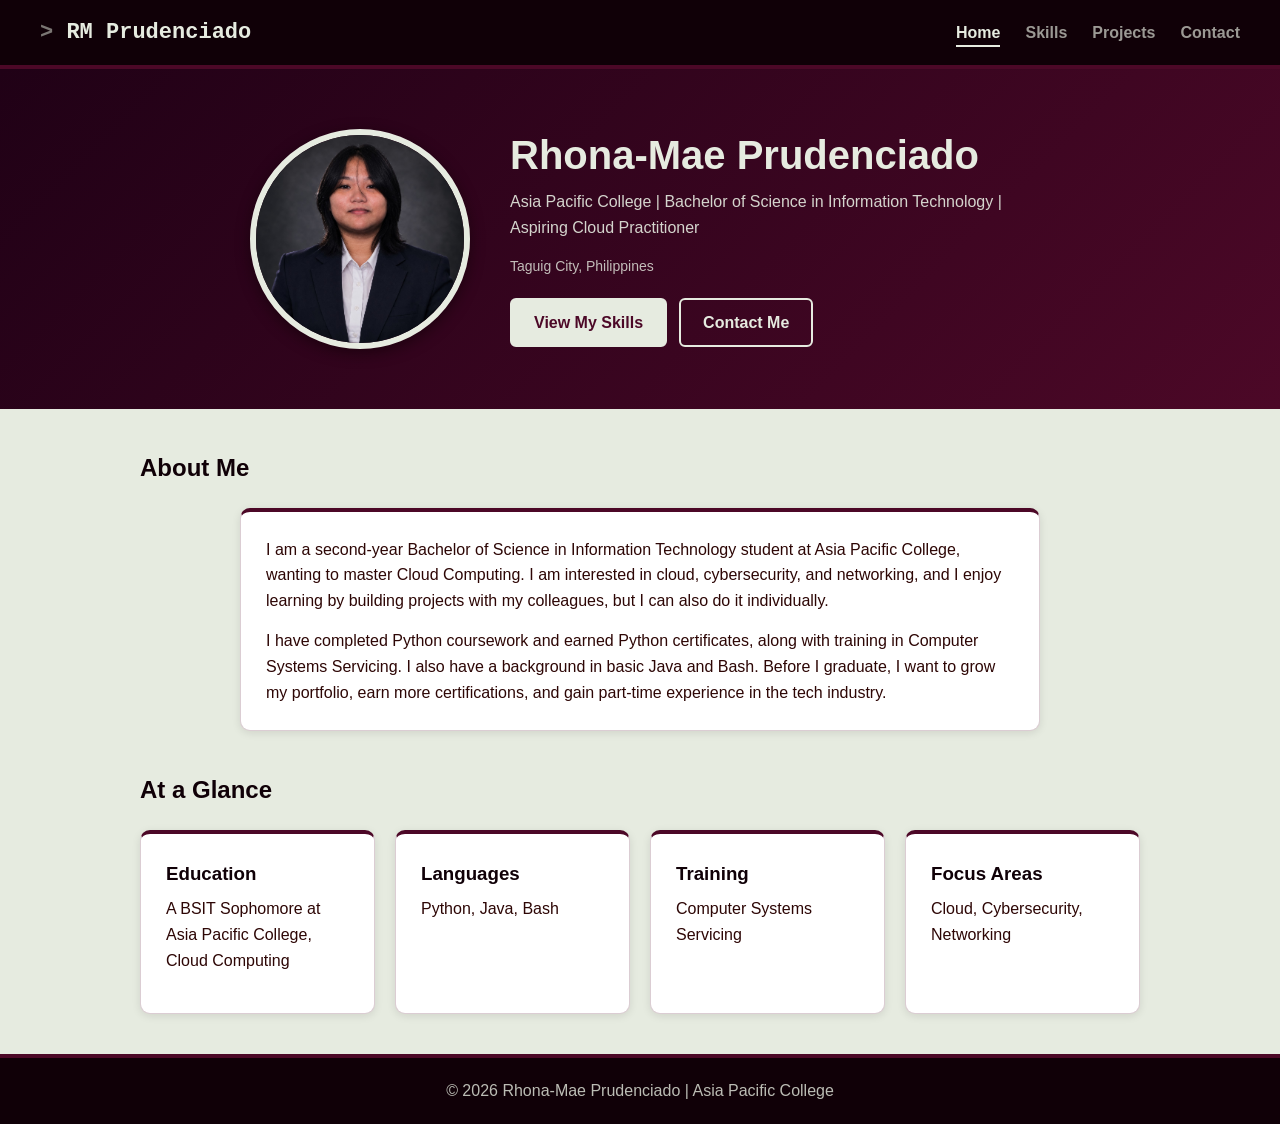
<file: index.html>
<!--
PROGRAM NAME: index.html
DESCRIPTION: Home page of the portfolio. It shows the profile photo, introduction, 
About Me section, and an At a Glance summary.
AUTHOR: Prudenciado, Rhona-Mae
DATE COMPILED: November 6, 2026
-->

<!DOCTYPE html>
<html lang="en">

<head>
    <meta charset="UTF-8">
    <meta name="viewport" content="width=device-width, initial-scale=1.0">
    <title>Home | RM Prudenciado</title>
    <link rel="stylesheet" href="style.css">
</head>

<body>

    <header id="main-nav">
        <a class="brand" href="index.html"><span>&gt;</span> RM Prudenciado</a>
        <nav>
            <ul>
                <li><a class="active" href="index.html">Home</a></li>
                <li><a href="skills.html">Skills</a></li>
                <li><a href="projects.html">Projects</a></li>
                <li><a href="contact.html">Contact</a></li>
            </ul>
        </nav>
    </header>

    <section class="hero">
        <img class="profile-photo" src="PORTFOLIO PICTURE 1.2.jpg" alt="Portrait of Rhona-Mae Prudenciado">
        <div class="hero-text">
            <h1>Rhona-Mae Prudenciado</h1>
            <p class="tagline">Asia Pacific College | Bachelor of Science in Information Technology | Aspiring Cloud
                Practitioner</p>
            <p style="color:var(--soft-linen); opacity:0.8; font-size:14px; margin-bottom:20px;">Taguig City,
                Philippines</p>
            <div class="hero-buttons">
                <a class="btn" href="skills.html">View My Skills</a>
                <a class="btn btn-outline" href="contact.html">Contact Me</a>
            </div>
        </div>
    </section>

    <main>
        <div class="container">

            <h2 class="section-title">About Me</h2>
            <section class="card" style="max-width:800px; margin:0 auto 40px auto;">
                <p>I am a second-year Bachelor of Science in Information Technology student at Asia Pacific College,
                    wanting to master Cloud Computing. I am interested in cloud, cybersecurity, and networking, and I
                    enjoy learning by building projects with my colleagues, but I can also do it individually.</p>
                <p style="margin-bottom:0;">I have completed Python coursework and earned Python certificates, along
                    with training in Computer Systems Servicing. I also have a background in basic Java and Bash. Before
                    I graduate, I want to grow my portfolio, earn more certifications, and gain part-time experience in
                    the tech industry.</p>
            </section>

            <h2 class="section-title">At a Glance</h2>
            <div class="card-row cols-4">
                <section class="card">
                    <h3>Education</h3>
                    <p>A BSIT Sophomore at Asia Pacific College, Cloud Computing</p>
                </section>
                <section class="card">
                    <h3>Languages</h3>
                    <p>Python, Java, Bash</p>
                </section>
                <section class="card">
                    <h3>Training</h3>
                    <p>Computer Systems Servicing</p>
                </section>
                <section class="card">
                    <h3>Focus Areas</h3>
                    <p>Cloud, Cybersecurity, Networking</p>
                </section>
            </div>

        </div>
    </main>

    <footer>
        <p>&copy; 2026 Rhona-Mae Prudenciado | Asia Pacific College</p>
    </footer>

</body>

</html>
</file>
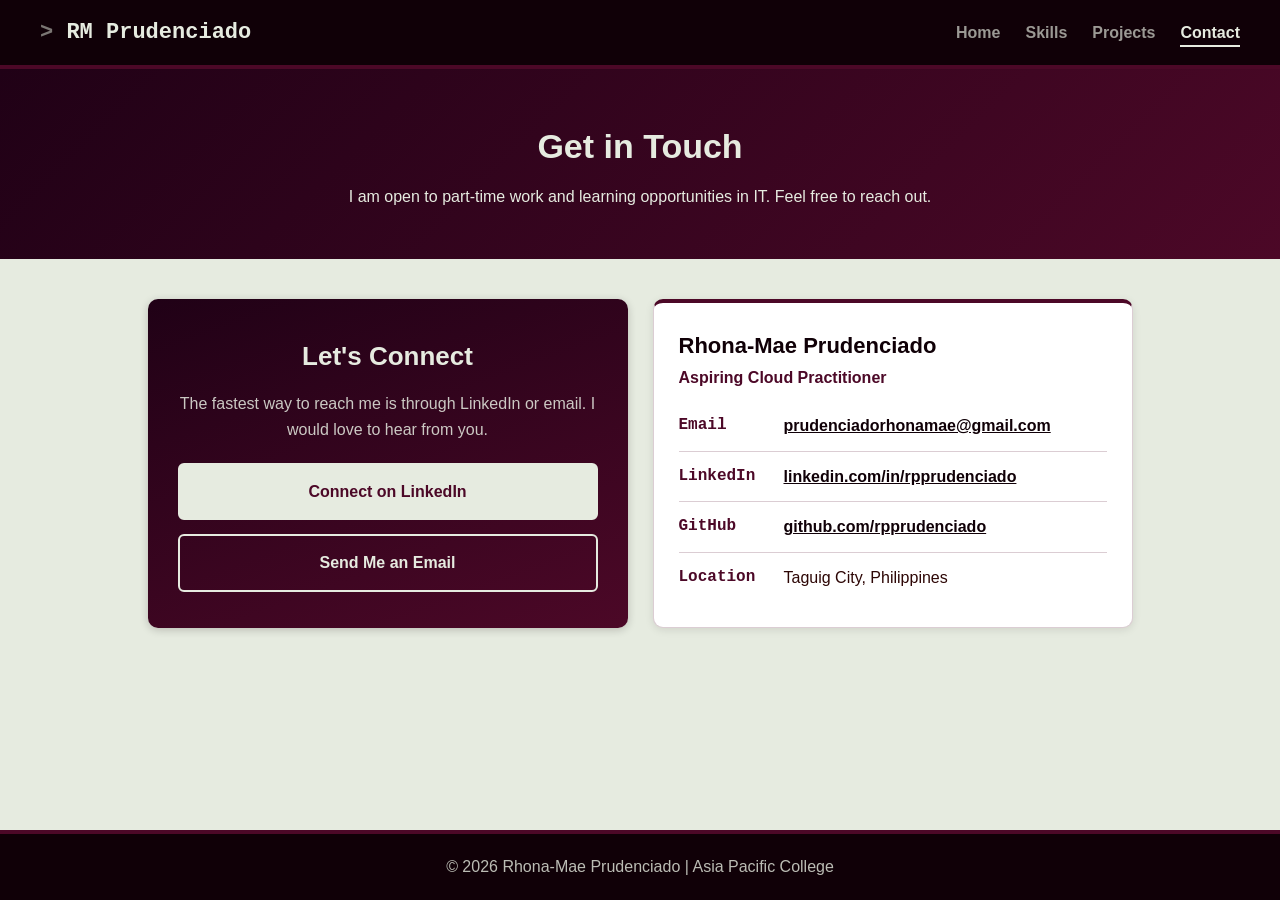
<file: contact.html>
<!--
PROGRAM NAME: contact.html
DESCRIPTION: Contact page of the portfolio. It has a Let's Connect card for LinkedIn and email, 
and a details card with email, LinkedIn, GitHub, and location.
AUTHOR: Prudenciado, Rhona-Mae
DATE COMPILED: November 6, 2026
-->

<!DOCTYPE html>
<html lang="en">

<head>
    <meta charset="UTF-8">
    <meta name="viewport" content="width=device-width, initial-scale=1.0">
    <title>Contact | RM Prudenciado</title>
    <link rel="stylesheet" href="style.css">
</head>

<body>

    <header id="main-nav">
        <a class="brand" href="index.html"><span>&gt;</span> RM Prudenciado</a>
        <nav>
            <ul>
                <li><a href="index.html">Home</a></li>
                <li><a href="skills.html">Skills</a></li>
                <li><a href="projects.html">Projects</a></li>
                <li><a class="active" href="contact.html">Contact</a></li>
            </ul>
        </nav>
    </header>

    <div class="page-header">
        <h2>Get in Touch</h2>
        <p>I am open to part-time work and learning opportunities in IT. Feel free to reach out.</p>
    </div>

    <main>
        <div class="container">
            <div class="contact-wrap">

                <!-- "Contact me" card that connects through LinkedIn or email -->
                <section class="connect-card">
                    <h3>Let's Connect</h3>
                    <p>The fastest way to reach me is through LinkedIn or email. I would love to hear from you.</p>
                    <a class="btn" href="https://www.linkedin.com/in/rpprudenciado/" target="_blank"
                        rel="noopener">Connect on LinkedIn</a>
                    <a class="btn btn-outline" href="mailto:prudenciadorhonamae@gmail.com">Send Me an Email</a>
                </section>

                <!-- Details card -->
                <section class="card">
                    <h3 style="font-size:22px; margin-bottom:2px;">Rhona-Mae Prudenciado</h3>
                    <p style="color:var(--crimson-violet); font-weight:bold; margin-bottom:10px;">Aspiring Cloud
                        Practitioner</p>

                    <ul class="contact-list">
                        <li>
                            <span class="label">Email</span>
                            <a href="mailto:prudenciadorhonamae@gmail.com">prudenciadorhonamae@gmail.com</a>
                        </li>
                        <li>
                            <span class="label">LinkedIn</span>
                            <a href="https://www.linkedin.com/in/rpprudenciado/" target="_blank"
                                rel="noopener">linkedin.com/in/rpprudenciado</a>
                        </li>
                        <li>
                            <span class="label">GitHub</span>
                            <a href="https://github.com/rpprudenciado" target="_blank"
                                rel="noopener">github.com/rpprudenciado</a>
                        </li>
                        <li>
                            <span class="label">Location</span>
                            <span>Taguig City, Philippines</span>
                        </li>
                    </ul>
                </section>

            </div>
        </div>
    </main>

    <footer>
        <p>&copy; 2026 Rhona-Mae Prudenciado | Asia Pacific College</p>
    </footer>

</body>

</html>
</file>
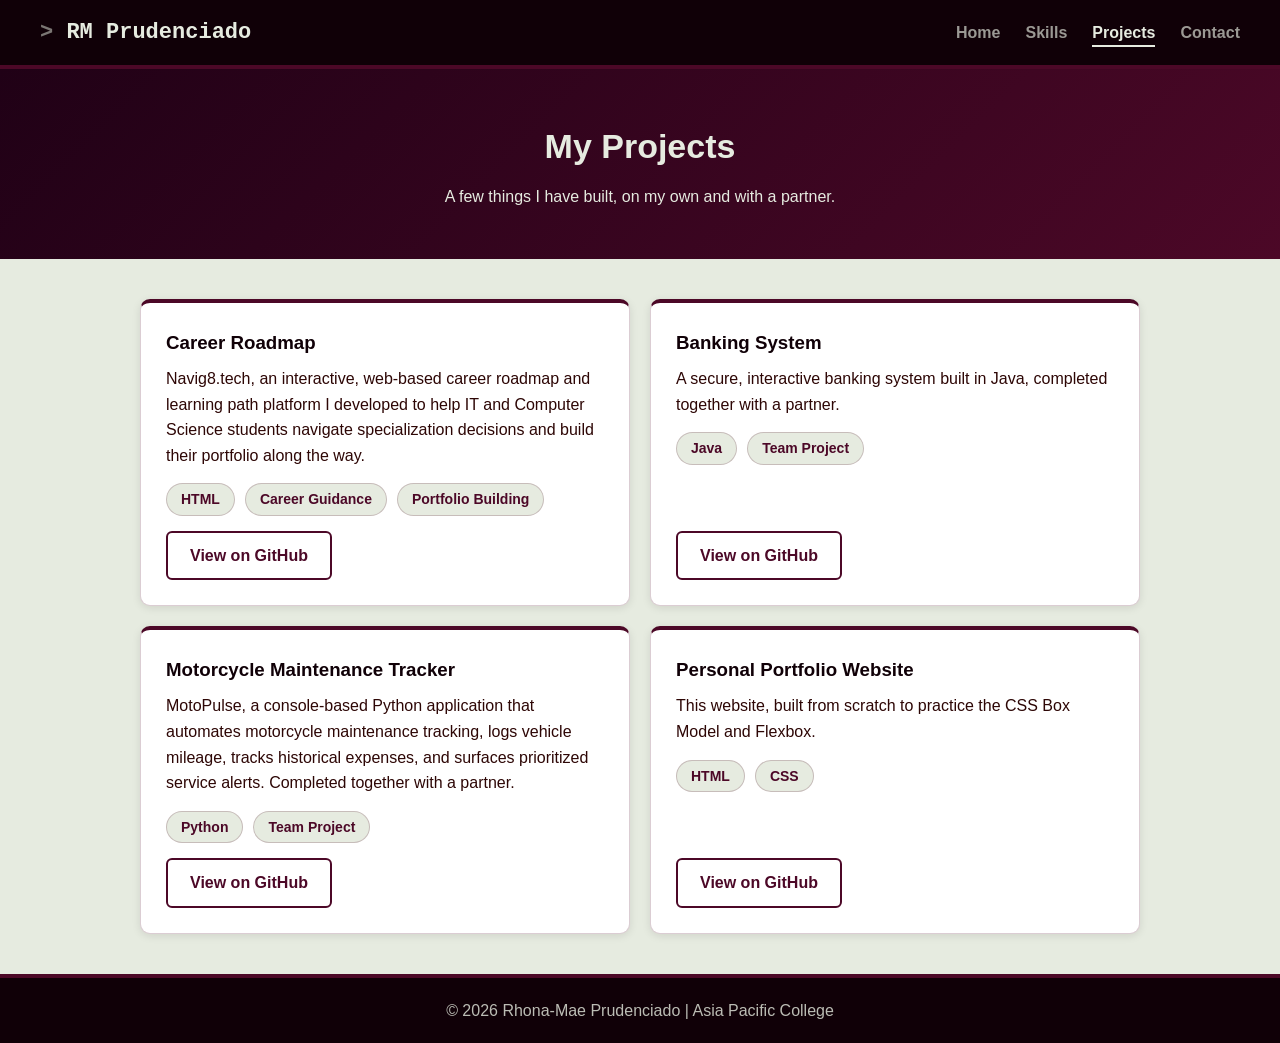
<file: projects.html>
<!--
PROGRAM NAME: projects.html
DESCRIPTION: Projects page of the portfolio. It showcases the Career Roadmap, Banking System, 
Motorcycle Maintenance Tracker, and this portfolio website, with links to their GitHub repositories.
AUTHOR: Prudenciado, Rhona-Mae
DATE COMPILED: November 6, 2026
-->

<!DOCTYPE html>
<html lang="en">

<head>
    <meta charset="UTF-8">
    <meta name="viewport" content="width=device-width, initial-scale=1.0">
    <title>Projects | RM Prudenciado</title>
    <link rel="stylesheet" href="style.css">
</head>

<body>

    <header id="main-nav">
        <a class="brand" href="index.html"><span>&gt;</span> RM Prudenciado</a>
        <nav>
            <ul>
                <li><a href="index.html">Home</a></li>
                <li><a href="skills.html">Skills</a></li>
                <li><a class="active" href="projects.html">Projects</a></li>
                <li><a href="contact.html">Contact</a></li>
            </ul>
        </nav>
    </header>

    <div class="page-header">
        <h2>My Projects</h2>
        <p>A few things I have built, on my own and with a partner.</p>
    </div>

    <main>
        <div class="container">
            <div class="card-row cols-2">

                <section class="card">
                    <h3>Career Roadmap</h3>
                    <p>Navig8.tech, an interactive, web-based career roadmap and learning path platform I developed to
                        help IT and Computer Science students navigate specialization decisions and build their
                        portfolio along the way.</p>
                    <ul class="pill-list">
                        <li>HTML</li>
                        <li>Career Guidance</li>
                        <li>Portfolio Building</li>
                    </ul>
                    <a class="btn btn-outline"
                        href="https://github.com/rpprudenciado/Structured-Career-Roadmap-Platform-To-Support-IT-Specialization-Decisions"
                        target="_blank" rel="noopener">View on GitHub</a>
                </section>

                <section class="card">
                    <h3>Banking System</h3>
                    <p>A secure, interactive banking system built in Java, completed together with a partner.</p>
                    <ul class="pill-list">
                        <li>Java</li>
                        <li>Team Project</li>
                    </ul>
                    <a class="btn btn-outline" href="https://github.com/rpprudenciado/Bank-Secure-Banking-System"
                        target="_blank" rel="noopener">View on GitHub</a>
                </section>

                <section class="card">
                    <h3>Motorcycle Maintenance Tracker</h3>
                    <p>MotoPulse, a console-based Python application that automates motorcycle maintenance tracking,
                        logs vehicle mileage, tracks historical expenses, and surfaces prioritized service alerts.
                        Completed together with a partner.</p>
                    <ul class="pill-list">
                        <li>Python</li>
                        <li>Team Project</li>
                    </ul>
                    <a class="btn btn-outline"
                        href="https://github.com/rpprudenciado/Motorcycle-Maintenance-Tracker-and-Alert-System"
                        target="_blank" rel="noopener">View on GitHub</a>
                </section>

                <section class="card">
                    <h3>Personal Portfolio Website</h3>
                    <p>This website, built from scratch to practice the CSS Box Model and Flexbox.</p>
                    <ul class="pill-list">
                        <li>HTML</li>
                        <li>CSS</li>
                    </ul>
                    <a class="btn btn-outline"
                        href="https://github.com/rpprudenciado/Personal-Portfolio-Web-Application" target="_blank"
                        rel="noopener">View on GitHub</a>
                </section>

            </div>
        </div>
    </main>

    <footer>
        <p>&copy; 2026 Rhona-Mae Prudenciado | Asia Pacific College</p>
    </footer>

</body>

</html>
</file>
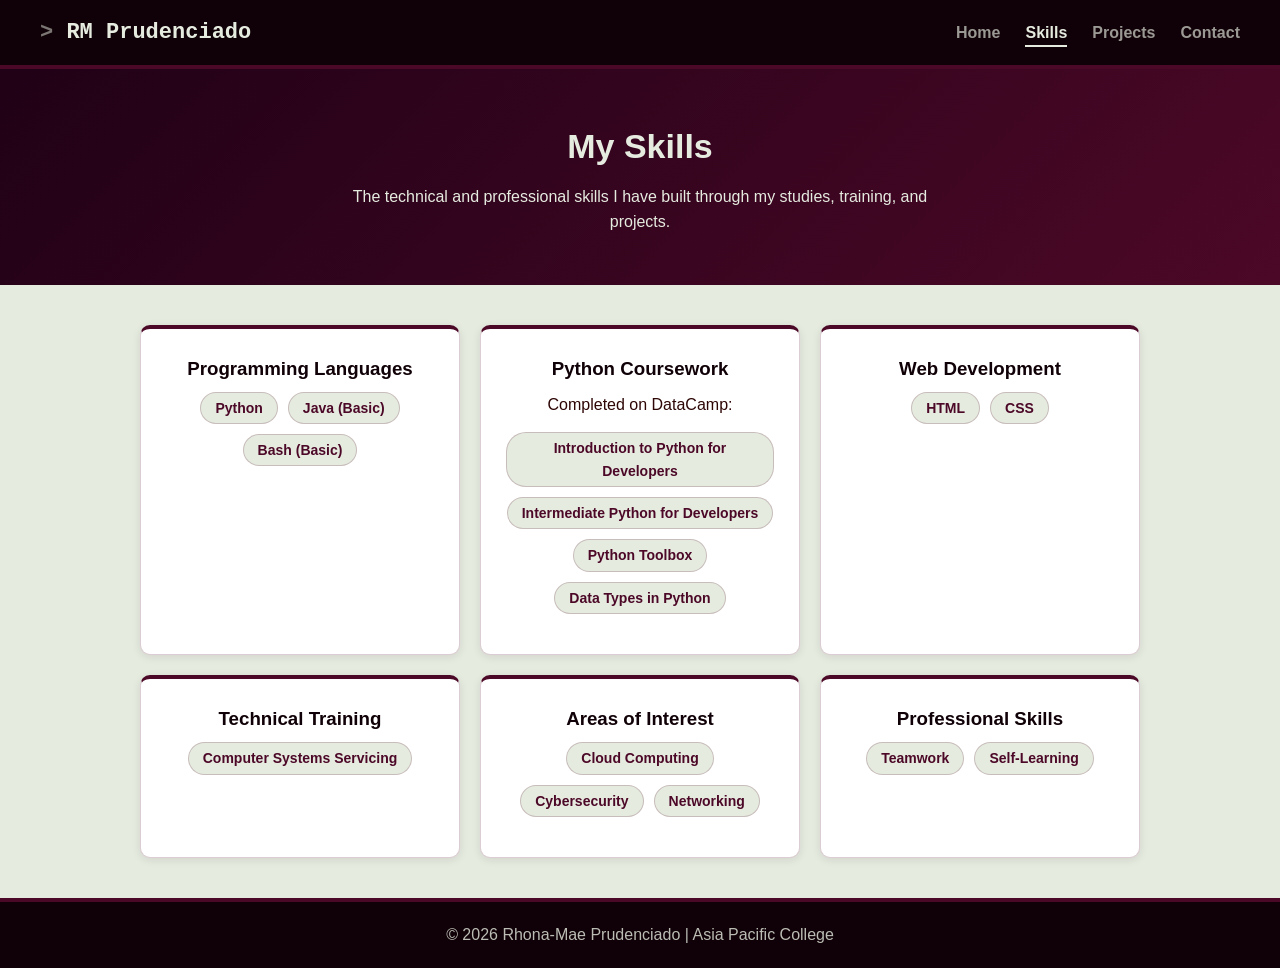
<file: skills.html>
<!--
PROGRAM NAME: skills.html
DESCRIPTION: Skills page of the portfolio. It lists programming languages, Python coursework, 
web development, technical training, areas of interest, and professional skills.
AUTHOR: Prudenciado, Rhona-Mae
DATE COMPILED: November 6, 2026
-->

<!DOCTYPE html>
<html lang="en">

<head>
    <meta charset="UTF-8">
    <meta name="viewport" content="width=device-width, initial-scale=1.0">
    <title>Skills | RM Prudenciado</title>
    <link rel="stylesheet" href="style.css">

    <style>
        .card {
            text-align: center;
        }

        .card h3 {
            text-align: center;
        }

        .pill-list {
            justify-content: center;
        }
    </style>
</head>

<body>

    <header id="main-nav">
        <a class="brand" href="index.html"><span>&gt;</span> RM Prudenciado</a>
        <nav>
            <ul>
                <li><a href="index.html">Home</a></li>
                <li><a class="active" href="skills.html">Skills</a></li>
                <li><a href="projects.html">Projects</a></li>
                <li><a href="contact.html">Contact</a></li>
            </ul>
        </nav>
    </header>

    <div class="page-header">
        <h2>My Skills</h2>
        <p>The technical and professional skills I have built through my studies, training, and projects.</p>
    </div>

    <main>
        <div class="container">
            <div class="card-row">

                <section class="card">
                    <h3>Programming Languages</h3>
                    <ul class="pill-list">
                        <li>Python</li>
                        <li>Java (Basic)</li>
                        <li>Bash (Basic)</li>
                    </ul>
                </section>

                <section class="card">
                    <h3>Python Coursework</h3>
                    <p>Completed on DataCamp:</p>
                    <ul class="pill-list">
                        <li>Introduction to Python for Developers</li>
                        <li>Intermediate Python for Developers</li>
                        <li>Python Toolbox</li>
                        <li>Data Types in Python</li>
                    </ul>
                </section>

                <section class="card">
                    <h3>Web Development</h3>
                    <ul class="pill-list">
                        <li>HTML</li>
                        <li>CSS</li>
                    </ul>
                </section>

                <section class="card">
                    <h3>Technical Training</h3>
                    <ul class="pill-list">
                        <li>Computer Systems Servicing</li>
                    </ul>
                </section>

                <section class="card">
                    <h3>Areas of Interest</h3>
                    <ul class="pill-list">
                        <li>Cloud Computing</li>
                        <li>Cybersecurity</li>
                        <li>Networking</li>
                    </ul>
                </section>

                <section class="card">
                    <h3>Professional Skills</h3>
                    <ul class="pill-list">
                        <li>Teamwork</li>
                        <li>Self-Learning</li>
                    </ul>
                </section>

            </div>
        </div>
    </main>

    <footer>
        <p>&copy; 2026 Rhona-Mae Prudenciado | Asia Pacific College</p>
    </footer>

</body>

</html>
</file>
<file: style.css>
/*
PROGRAM NAME: style.css
DESCRIPTION: External stylesheet shared by all pages of the portfolio. It sets the color palette, 
layout (Box Model and Flexbox), navigation, cards, buttons, and mobile responsiveness.
AUTHOR: Prudenciado, Rhona-Mae
DATE COMPILED: November 6, 2026
*/

:root {
    --coffee-bean: #100007;
    --midnight-violet: #200116;
    --rich-mahogany: #2D0605;
    --crimson-violet: #4C0827;
    --soft-linen: #E6EBE0;
    --white: #ffffff;
    --border: rgba(76, 8, 39, 0.2);
}

* {
    margin: 0;
    padding: 0;
    box-sizing: border-box;
}

body {
    font-family: 'Segoe UI', Tahoma, Geneva, Verdana, sans-serif;
    background-color: var(--soft-linen);
    color: var(--rich-mahogany);
    line-height: 1.6;
    min-height: 100vh;
    display: flex;
    flex-direction: column;
}

/* Navigation */
#main-nav {
    background-color: var(--coffee-bean);
    padding: 15px 40px;
    display: flex;
    justify-content: space-between;
    align-items: center;
    border-bottom: 4px solid var(--crimson-violet);
}

.brand {
    color: var(--soft-linen);
    font-family: 'Courier New', Consolas, monospace;
    font-size: 22px;
    font-weight: bold;
    text-decoration: none;
}

.brand span {
    color: rgba(230, 235, 224, 0.5);
}

nav ul {
    list-style-type: none;
    display: flex;
    gap: 25px;
}

nav a {
    color: rgba(230, 235, 224, 0.65);
    text-decoration: none;
    font-weight: 600;
    padding-bottom: 4px;
    transition: color 0.3s;
}

nav a:hover {
    color: var(--soft-linen);
}

nav a.active {
    color: var(--soft-linen);
    border-bottom: 2px solid var(--soft-linen);
}

/* Layout */
main {
    padding: 40px 20px;
    flex: 1;
}

.container {
    max-width: 1000px;
    margin: 0 auto;
}

/* Page banner used on Skills, Projects, and Contact */
.page-header {
    background-color: var(--midnight-violet);
    background: linear-gradient(135deg, var(--midnight-violet), var(--crimson-violet));
    color: var(--soft-linen);
    text-align: center;
    padding: 50px 20px;
}

.page-header h2 {
    color: var(--soft-linen);
    font-size: 34px;
}

.page-header p {
    max-width: 600px;
    margin: 10px auto 0 auto;
}

.section-label {
    font-family: 'Courier New', Consolas, monospace;
    color: var(--crimson-violet);
    font-weight: bold;
    font-size: 15px;
    margin-bottom: 5px;
}

.section-title {
    color: var(--coffee-bean);
    margin-bottom: 20px;
}

.hero {
    background-color: var(--midnight-violet);
    background: linear-gradient(135deg, var(--midnight-violet), var(--crimson-violet));
    color: var(--soft-linen);
    padding: 60px 20px;
    display: flex;
    justify-content: center;
    align-items: center;
    flex-wrap: wrap;
    gap: 40px;
}

.hero-text {
    max-width: 520px;
}

.hero-text h1 {
    color: var(--soft-linen);
    font-size: 40px;
    line-height: 1.2;
    margin-bottom: 10px;
}

.tagline {
    color: rgba(230, 235, 224, 0.9);
    margin-bottom: 15px;
}

.hero-buttons {
    display: flex;
    gap: 12px;
    flex-wrap: wrap;
}

.profile-photo {
    width: 220px;
    height: 220px;
    object-fit: cover;
    border-radius: 50%;
    border: 6px solid var(--soft-linen);
    box-shadow: 0 4px 14px rgba(16, 0, 7, 0.6);
}

.card-row {
    display: flex;
    flex-wrap: wrap;
    gap: 20px;
    justify-content: center;
}

.card {
    background-color: var(--white);
    border: 1px solid var(--border);
    border-top: 4px solid var(--crimson-violet);
    border-radius: 10px;
    padding: 25px;
    box-shadow: 0 2px 8px rgba(16, 0, 7, 0.1);
    flex: 1 1 260px;
    display: flex;
    flex-direction: column;
    transition: transform 0.3s, box-shadow 0.3s;
}

.card:hover {
    transform: translateY(-4px);
    box-shadow: 0 8px 18px rgba(16, 0, 7, 0.2);
}

.cols-4 .card {
    flex: 1 1 200px;
}

.cols-2 .card {
    flex: 1 1 400px;
}

.card h3 {
    color: var(--coffee-bean);
    margin-bottom: 8px;
}

.card p {
    margin-bottom: 15px;
}

/* Buttons */
.btn {
    display: inline-block;
    background-color: var(--crimson-violet);
    color: var(--soft-linen);
    text-decoration: none;
    font-weight: 600;
    padding: 10px 22px;
    border: 2px solid var(--crimson-violet);
    border-radius: 6px;
    transition: background-color 0.3s, color 0.3s;
}

.btn:hover {
    background-color: var(--coffee-bean);
    border-color: var(--coffee-bean);
}

.btn-outline {
    background-color: transparent;
    color: var(--crimson-violet);
}

.btn-outline:hover {
    background-color: var(--crimson-violet);
    border-color: var(--crimson-violet);
    color: var(--soft-linen);
}

.card .btn {
    margin-top: auto;
    align-self: flex-start;
}

/* Buttons inside dark areas */
.hero .btn,
.connect-card .btn {
    background-color: var(--soft-linen);
    border-color: var(--soft-linen);
    color: var(--crimson-violet);
}

.hero .btn:hover,
.connect-card .btn:hover {
    background-color: var(--coffee-bean);
    border-color: var(--coffee-bean);
    color: var(--soft-linen);
}

.hero .btn-outline,
.connect-card .btn-outline {
    background-color: transparent;
    border-color: var(--soft-linen);
    color: var(--soft-linen);
}

.hero .btn-outline:hover,
.connect-card .btn-outline:hover {
    background-color: var(--soft-linen);
    border-color: var(--soft-linen);
    color: var(--crimson-violet);
}

/* Skills Tags- */
.pill-list {
    list-style-type: none;
    display: flex;
    flex-wrap: wrap;
    gap: 10px;
    margin-bottom: 15px;
}

.pill-list li {
    background-color: var(--soft-linen);
    color: var(--crimson-violet);
    border: 1px solid var(--border);
    border-radius: 20px;
    padding: 4px 14px;
    font-size: 14px;
    font-weight: 600;
}

/* Contact Page */
.contact-wrap {
    display: flex;
    flex-wrap: wrap;
    gap: 25px;
    justify-content: center;
    align-items: stretch;
}

.contact-wrap .card,
.connect-card {
    flex: 1 1 320px;
    max-width: 480px;
}

.contact-list {
    list-style-type: none;
}

.contact-list li {
    display: flex;
    flex-wrap: wrap;
    gap: 4px 15px;
    padding: 12px 0;
    border-bottom: 1px solid var(--border);
}

.contact-list li:last-child {
    border-bottom: none;
}

.contact-list .label {
    font-family: 'Courier New', Consolas, monospace;
    color: var(--crimson-violet);
    font-weight: bold;
    min-width: 90px;
}

.contact-list a {
    color: var(--coffee-bean);
    font-weight: 600;
    overflow-wrap: anywhere;
}

/* "Contact me" Card  */
.connect-card {
    background-color: var(--midnight-violet);
    background: linear-gradient(160deg, var(--midnight-violet), var(--crimson-violet));
    color: var(--soft-linen);
    border-radius: 10px;
    padding: 35px 30px;
    text-align: center;
    display: flex;
    flex-direction: column;
    justify-content: center;
    gap: 14px;
    box-shadow: 0 2px 8px rgba(16, 0, 7, 0.2);
}

.connect-card h3 {
    color: var(--soft-linen);
    font-size: 26px;
}

.connect-card p {
    color: rgba(230, 235, 224, 0.85);
    margin-bottom: 6px;
}

.connect-card .btn {
    display: block;
    text-align: center;
    padding: 14px 22px;
}

/* Footer */
footer {
    background-color: var(--coffee-bean);
    color: rgba(230, 235, 224, 0.8);
    text-align: center;
    padding: 20px;
    border-top: 4px solid var(--crimson-violet);
}
</file>
